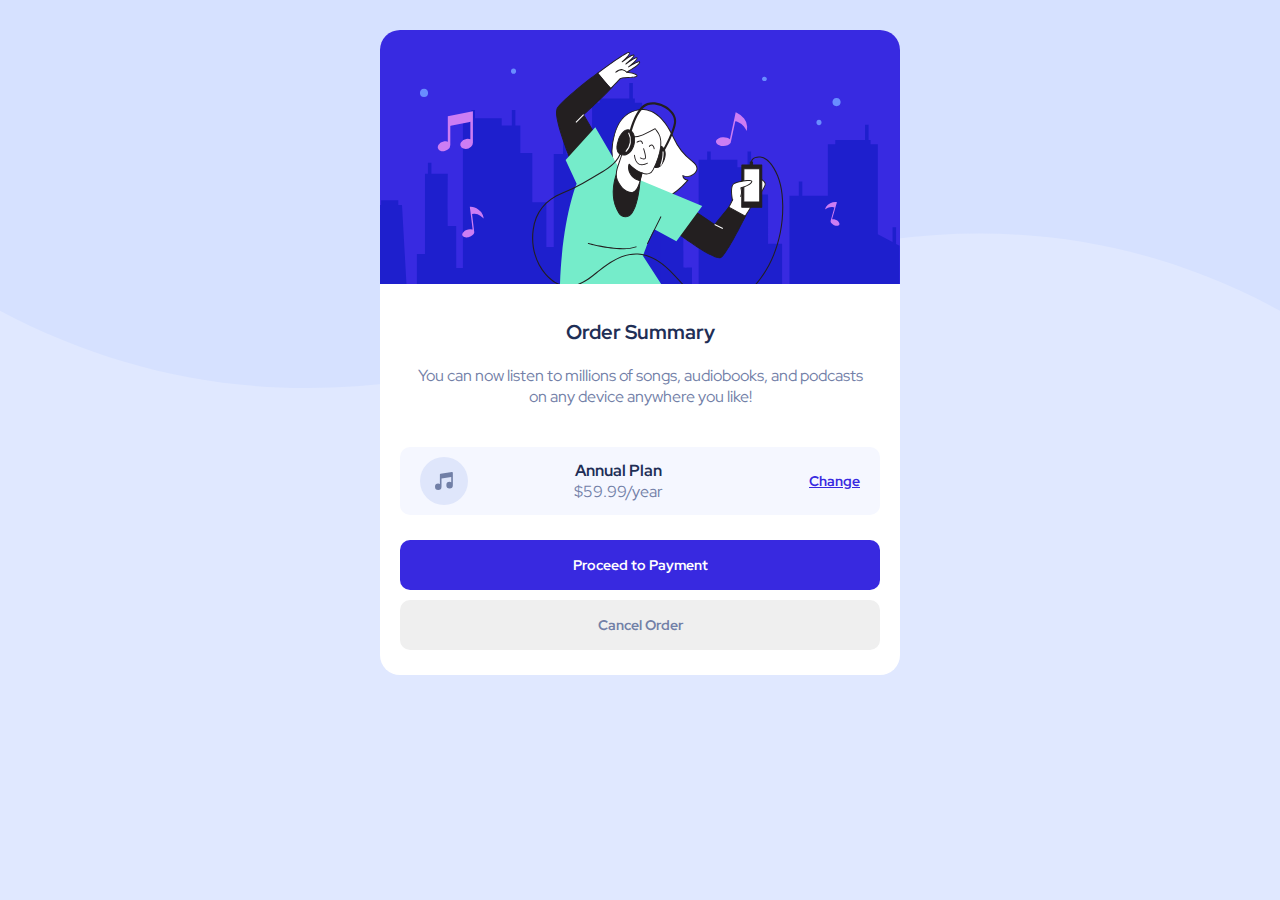
<file: index.html>
<!DOCTYPE html>
<html lang="en">
<head>
    <meta charset="UTF-8">
    <meta http-equiv="X-UA-Compatible" content="IE=edge">
    <meta name="viewport" content="width=device-width, initial-scale=1.0">
    <link rel="stylesheet" href="style.css">
    <title>Order summary</title>
</head>
<body>
    <div class="card">
        <div class="illustration">
            <img src="images/illustration-hero.svg" alt="music-cartoon">
        </div>
        <div class="card-body">
            <h1>Order Summary</h1>
            <p>
                You can now listen to millions of songs,
                audiobooks, and podcasts on any device anywhere
                you like!
            </p>
            <div class="pricing">
                <img src="images/icon-music.svg" alt="">
                <div class="plan">
                    <header>Annual Plan</header>
                    <p>$59.99/year</p>
                </div>
                <a href="#">Change</a>
            </div>
            <button id="proceed">
                Proceed to Payment
            </button>
            <button id="cancel-order">
                Cancel Order
            </button>
        </div>
    </div>
</body>
</html>
</file>
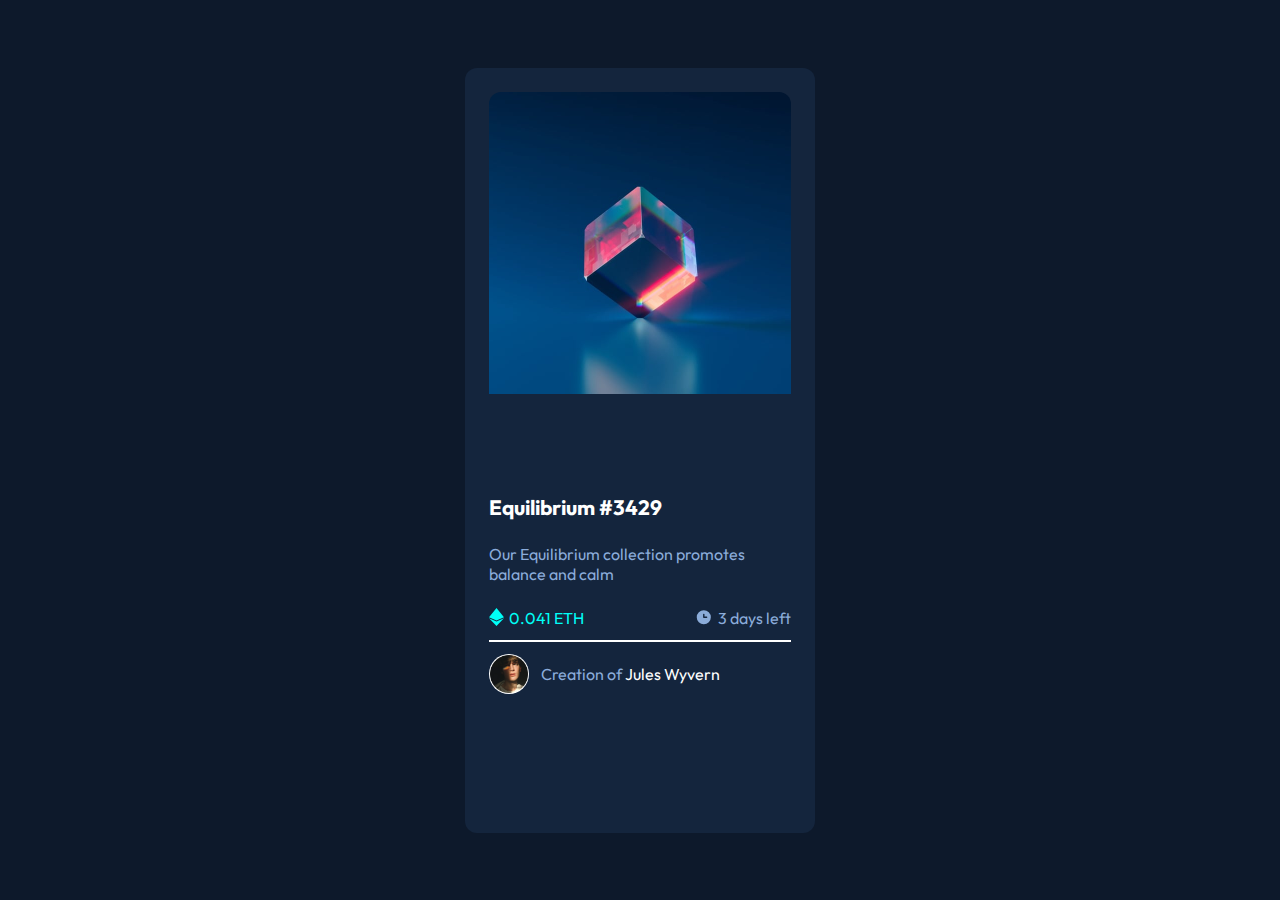
<file: nft-preview-fementor/index.html>
<!DOCTYPE html>
<html lang="en">
<head>
    <meta charset="UTF-8">
    <meta http-equiv="X-UA-Compatible" content="IE=edge">
    <meta name="viewport" content="width=device-width, initial-scale=1.0">
    <link rel="stylesheet" href="styles.css">
    <title>NFT Card</title>
</head>
<body>
    <div class="background">
        <div class="main-card">
            <div class="image-container">
                <div class="view-container">
                    <img src="images/icon-view.svg" alt="" class="view">
                </div>
                <img src="images/image-equilibrium.jpg" alt="">
            </div>
            <h1>Equilibrium #3429</h1>
            <p>Our Equilibrium collection promotes balance and calm</p>
            <div class="details-container">
                <div class="token-container">
                   <img src="images/icon-ethereum.svg" alt="ethereum logo">
                    <p>0.041 ETH</p>
                </div>
                <div class="duration-container">
                    <img src="images/icon-clock.svg" alt="">
                   <p>3 days left</p> 
                </div>
                
                
            </div>
            <div class="break"></div>
            <div class="user-info-container">
                    <div class="user-avatar">
                        <img src="images/image-avatar.png" alt="">
                    </div>
                   <p>Creation of <span>Jules Wyvern</span></p>
                </div>
        </div>
    </div>
</body>
</html>
</file>
<file: style.css>
@import url('https://fonts.googleapis.com/css2?family=Red+Hat+Display:wght@500;700;900&display=swap');

*{
    padding: 0;
    margin: 0;
    box-sizing: border-box;
    font-family: 'Red Hat Display', sans-serif;
}

:root{
    --Pale-blue: hsl(225, 100%, 94%);
    --Bright-blue: hsl(245, 75%, 52%);
    --Very-pale-blue: hsl(225, 100%, 98%);
    --Desaturated-blue: hsl(224, 23%, 55%);
    --Dark-blue: hsl(223, 47%, 23%);
}


body{
    display: flex;
    justify-content: center;
    background-image: url(images/pattern-background-mobile.svg);
    background-repeat: no-repeat;
    background-size: contain;
    background-color: var(--Pale-blue);
}

.card{
    width: 350px;
    height: 70%;
    overflow: hidden;
    margin: 30px 10px;
    border-radius: 20px;
    background-color: white;
}

.illustration{
    height: 30%;
}

.illustration img{
    width: 100%;
    height: auto;
}

.card-body{
    margin: 20px;
    text-align: center;
    display: flex;
    flex-direction: column;

}

.pricing{
    display: flex;
    justify-content: space-between;
    align-items: center;
    margin: 20px 0;
    padding: 10px 20px;
    border-radius: 10px;
    background-color: var(--Very-pale-blue);
}

h1{
    margin: 10px 0;
    font-size: 20px;
    font-weight: 700;
    color: var(--Dark-blue);
}

p{
    margin: 10px 0;
    margin-bottom: 20px;
    padding: 0 10px;
    color: var(--Desaturated-blue);
}

header{
    font-weight: 700;
    color: var(--Dark-blue);
}
.plan{
    position: relative;
    top: 0;
    right: 20px;
}
.pricing p{
    margin: 0;
}

.pricing a{
    font-size: 14px;
    font-weight: 700;
    color: var(--Bright-blue);
}

.pricing a:hover{
    color: var(--Desaturated-blue);
    text-decoration: none;
}

button{
    border: none;
    margin: 5px 0;
    padding: 16px;
    border-radius: 10px;
    cursor: pointer;
}

#proceed{
    background-color: var(--Bright-blue);
    color: white;
    font-weight: 700;
    font-size: 14px;
}

#proceed:hover{
    background-color: var(--Desaturated-blue);
}

#cancel-order{
    color: var(--Desaturated-blue);
    font-weight: 700;
    font-size: 14px;
}

#cancel-order:hover{
    color: var(--Dark-blue);
}

@media (min-width: 1080px) {
    body{
        background-image: url(images/pattern-background-desktop.svg);
        background-repeat: no-repeat;
        background-size: contain;
    }

    .card{
        width: 520px;
    }
}
</file>
<file: nft-preview-fementor/styles.css>
@import url('https://fonts.googleapis.com/css2?family=Outfit:wght@300;400;600&display=swap');

:root{
    font-family:  'Outfit', sans-serif;
    --bg-color : hsl(217, 54%, 11%);
    --card-color: hsl(216, 50%, 16%);
    --line-color: hsl(215, 32%, 27%);
    --card-white: hsl(0, 0%, 100%);
    --soft-blue: hsl(215, 51%, 70%);
    --card-cyan: hsl(178, 100%, 50%);
}

*{
    margin: 0;
    padding: 0;
    box-sizing: border-box;
}

.background{
    background-color: var(--bg-color);
    height: 100vh;
    display: flex;
    align-items: center;
    justify-content: center;
}


.main-card{
   margin: 5rem;
    width: 450px;
    max-width: 350px;
    height: 85%;
    background-color: var(--card-color);
    border-radius: 12px;
    padding:  24px;
    display: flex;
    flex-direction: column;
    align-items: center;
    
}

.image-container{
    border-radius: 12px;
    overflow: hidden;
    height: 50%;
    width: 100%;
    margin: 0 0 2rem 0;
    position: relative;
    
}

img{
    width: 100%;
    max-height: 100%;
}


.details-container, .duration-container, .token-container{
    display: flex;
}
.details-container{
    width: 100%;
   justify-content: space-between;
}

.token-container img{
    width: 15px;
    height: 18px;
}
.duration-container img{
    width: 18px;
    height: 18px;
}
.user-info-container{
    display: flex;
    align-self: flex-start;
}
.user-avatar{
    width: 40px;
    height: 40px;
    background-color: var(--card-white);
    border-radius: 50%;
    display: flex;
    align-items: center;
    justify-content: center;
}
.user-avatar img{
    width: 97%;
}

h1{
    color: var(--card-white);
    font-size: 1.3rem;
    align-self: flex-start;
    margin: 0.75rem 0;
}
h1:hover{
    color: var(--card-cyan);
    cursor: pointer;
}
p{
  color: var(--soft-blue);
  align-self: flex-start;
  margin: 0.75rem 0 1.5rem 0;
}

.duration-container p{
    margin: 0 0 0 0.3rem;
}
.token-container p{
    margin: 0 0 0 0.3rem;
    color: var(--card-cyan);
}
.break{
    margin: 0.75rem 0;
    height: 0.01px;
    border: 1px solid white;
    width: 100%;
}

.user-info-container p{
    margin: 0 0 0 0.75rem;
    align-self: center;
}

span{
    color: var(--card-white);
}
span:hover{
    color: var(--card-cyan);
    cursor: pointer;
}

.main-card p{
    font-size: 1rem;
}
.view-container{
position: absolute;
top: 0;
left: 0;
width: 100%;
height: 100%;
background-color: var(--card-cyan);
display: flex;
align-items: center;
justify-content: center;
}

.view-container img{
    width: 30px;
}
.view-container{
    opacity: 0;
}
.view-container:hover{
    animation: change-opacity;
    animation-duration: 0.4s;
    animation-fill-mode: forwards;
    animation-timing-function: ease-in-out;
    cursor: pointer;
}


@keyframes change-opacity{
    0%{opacity: 0;}
    25%{opacity: 0.15;}
    50%{opacity: 0.35;}
    75%{opacity: 0.575;}
    100%{opacity: 0.7;}
}
</file>
